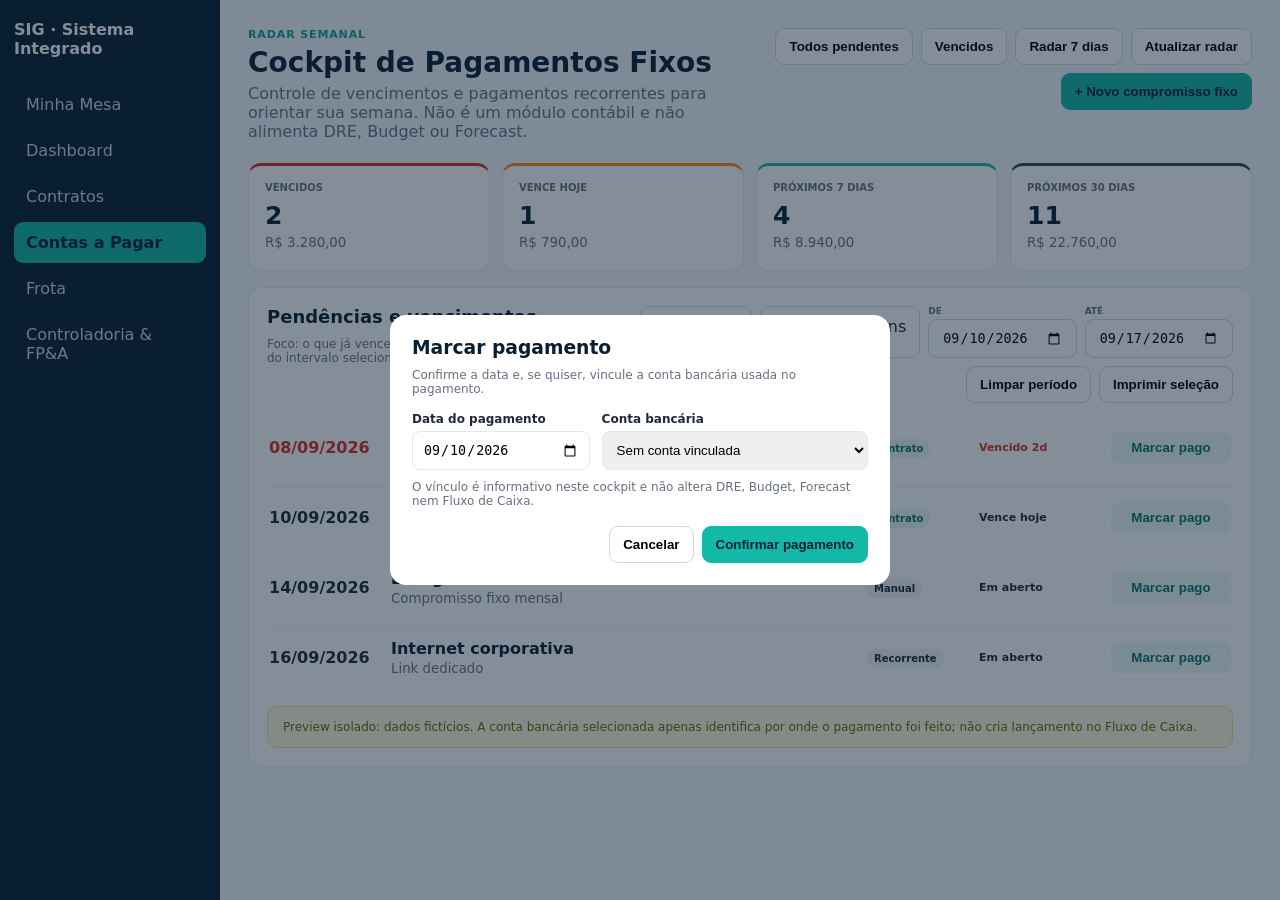
<file: preview/contas-pagar-cockpit-v2/index.html>
<!doctype html><html lang="pt-BR"><head><meta charset="utf-8"><meta name="viewport" content="width=device-width,initial-scale=1"><title>SIG · Cockpit de Pagamentos Fixos</title><style>:root{--az:#0b1f33;--tur:#14b8a6;--bg:#f4f7f9;--mut:#667085;--bd:#e4e7ec;--red:#d92d20;--org:#f79009}*{box-sizing:border-box}body{margin:0;font-family:Inter,system-ui,sans-serif;background:var(--bg);color:#1f2937}.shell{display:grid;grid-template-columns:220px 1fr;min-height:100vh}.side{background:var(--az);color:#cdd7e0;padding:20px 14px}.brand{color:#fff;font-weight:800;margin-bottom:26px}.menu{padding:11px 12px;border-radius:9px;margin:5px 0}.menu.on{background:var(--tur);color:var(--az);font-weight:800}.main{padding:28px}.head{display:flex;justify-content:space-between;gap:16px;align-items:flex-start}.ey{font-size:11px;letter-spacing:.08em;color:#0f9f95;font-weight:900}.head h1{margin:5px 0;color:var(--az);font-size:28px}.head p{margin:0;color:var(--mut);max-width:720px}.actions,.filters{display:flex;gap:8px;flex-wrap:wrap;justify-content:flex-end}.btn,.pill{border:1px solid #cfd8e1;background:white;border-radius:9px;padding:10px 13px}.btn{font-weight:750;cursor:pointer}.btn.primary{background:var(--tur);border-color:var(--tur);color:var(--az)}.kpis{display:grid;grid-template-columns:repeat(4,minmax(0,1fr));gap:12px;margin:22px 0 16px}.k{background:#fff;border:1px solid var(--bd);border-radius:13px;padding:16px;min-height:108px}.k.red{border-top:3px solid var(--red)}.k.org{border-top:3px solid var(--org)}.k.tur{border-top:3px solid var(--tur)}.k.az{border-top:3px solid #344054}.k span{display:block;font-size:10px;text-transform:uppercase;color:var(--mut);font-weight:850}.k strong{display:block;font-size:25px;color:var(--az);margin-top:8px}.k small{display:block;color:var(--mut);margin-top:5px}.card{background:#fff;border:1px solid var(--bd);border-radius:14px;padding:18px}.cardhead{display:flex;justify-content:space-between;gap:12px;align-items:flex-start;margin-bottom:14px}.cardhead h2{font-size:18px;margin:0;color:var(--az)}.periodo{display:grid;gap:3px}.periodo span{font-size:9px;text-transform:uppercase;font-weight:850;color:var(--mut)}.periodo input{min-width:145px}.list{display:grid;gap:8px}.row{display:grid;grid-template-columns:110px 1fr 100px 120px 120px;align-items:center;gap:12px;border-top:1px solid #eef1f4;padding:12px 2px}.row:first-child{border-top:0}.date{font-weight:850}.date.red{color:var(--red)}.name strong,.name small{display:block}.name strong{color:var(--az)}.name small{color:var(--mut);margin-top:3px}.tag{display:inline-block;padding:4px 7px;border-radius:999px;background:#eef3f5;font-size:10px;font-weight:800}.tag.c{background:#e8f6f4;color:#06736b}.status{font-size:11px;font-weight:850}.status.red{color:var(--red)}.link{border:0;background:#eef9f7;color:#06736b;border-radius:8px;padding:8px 10px;font-weight:800;cursor:pointer}.note{margin-top:10px;color:var(--mut);font-size:12px}.demo{margin-top:18px;padding:13px 15px;background:#fff8db;border:1px solid #f0df9a;border-radius:10px;color:#7a5d00;font-size:12px}.back{position:fixed;inset:0;background:rgba(11,31,51,.5);display:grid;place-items:center;padding:20px}.modal{width:min(500px,100%);background:white;border-radius:16px;padding:22px}.modal h3{margin:0;color:var(--az)}.grid{display:grid;grid-template-columns:1fr 1.5fr;gap:12px;margin-top:16px}.grid label{display:grid;gap:5px;font-size:12px;font-weight:750}.grid input,.grid select{padding:10px;border:1px solid var(--bd);border-radius:8px}.modal .actions{margin-top:18px}@media(max-width:1000px){.shell{grid-template-columns:1fr}.side{display:none}.kpis{grid-template-columns:repeat(2,1fr)}.row{grid-template-columns:90px 1fr 100px}.row>*:nth-child(3),.row>*:nth-child(4){display:none}}@media(max-width:620px){.head{display:block}.actions{justify-content:flex-start;margin-top:14px}.kpis{grid-template-columns:1fr}.grid{grid-template-columns:1fr}}</style></head><body><div class="shell"><aside class="side"><div class="brand">SIG · Sistema Integrado</div><div class="menu">Minha Mesa</div><div class="menu">Dashboard</div><div class="menu">Contratos</div><div class="menu on">Contas a Pagar</div><div class="menu">Frota</div><div class="menu">Controladoria & FP&A</div></aside><main class="main"><div class="head"><div><div class="ey">RADAR SEMANAL</div><h1>Cockpit de Pagamentos Fixos</h1><p>Controle de vencimentos e pagamentos recorrentes para orientar sua semana. Não é um módulo contábil e não alimenta DRE, Budget ou Forecast.</p></div><div class="actions"><button class="btn">Todos pendentes</button><button class="btn">Vencidos</button><button class="btn">Radar 7 dias</button><button class="btn">Atualizar radar</button><button class="btn primary" onclick="document.getElementById('form').hidden=false">+ Novo compromisso fixo</button></div></div><section class="kpis"><div class="k red"><span>Vencidos</span><strong>2</strong><small>R$ 3.280,00</small></div><div class="k org"><span>Vence hoje</span><strong>1</strong><small>R$ 790,00</small></div><div class="k tur"><span>Próximos 7 dias</span><strong>4</strong><small>R$ 8.940,00</small></div><div class="k az"><span>Próximos 30 dias</span><strong>11</strong><small>R$ 22.760,00</small></div></section><section id="form" class="card" hidden style="margin-bottom:16px"><div class="cardhead"><div><h2>Novo compromisso fixo</h2><div class="note">Cadastre um pagamento recorrente ou pontual que precisa entrar no seu radar semanal.</div></div><button class="btn" onclick="this.closest('.card').hidden=true">Fechar</button></div><div style="display:grid;grid-template-columns:repeat(3,minmax(0,1fr));gap:10px"><input class="pill" value="Empresa Teste"><input class="pill" placeholder="Fornecedor / compromisso"><input class="pill" placeholder="Descrição"><input class="pill" type="date" value="2026-09-15"><input class="pill" value="R$ 0,00"><input class="pill" placeholder="Responsável"></div><div class="note">☑ Pagamento fixo mensal · recorrência sugerida por 18 meses, ajustável.</div></section><section class="card"><div class="cardhead"><div><h2>Pendências e vencimentos</h2><div class="note">Foco: o que já venceu e o que precisa ser pago dentro do intervalo selecionado.</div></div><div class="filters"><span class="pill">Em aberto</span><span class="pill">Todas as origens</span><label class="periodo"><span>De</span><input class="pill" type="date" value="2026-09-10"></label><label class="periodo"><span>Até</span><input class="pill" type="date" value="2026-09-17"></label><button class="btn">Limpar período</button><button class="btn" onclick="window.print()">Imprimir seleção</button></div></div><div class="list"><div class="row"><div class="date red">08/09/2026</div><div class="name"><strong>Locação galpão</strong><small>Aluguel mensal · Unidade Serra</small></div><div><span class="tag c">Contrato</span></div><div class="status red">Vencido 2d</div><button class="link" onclick="document.getElementById('baixa').hidden=false">Marcar pago</button></div><div class="row"><div class="date">10/09/2026</div><div class="name"><strong>Software ERP</strong><small>Mensalidade sistema</small></div><div><span class="tag c">Contrato</span></div><div class="status">Vence hoje</div><button class="link" onclick="document.getElementById('baixa').hidden=false">Marcar pago</button></div><div class="row"><div class="date">14/09/2026</div><div class="name"><strong>Energia unidade fabril</strong><small>Compromisso fixo mensal</small></div><div><span class="tag">Manual</span></div><div class="status">Em aberto</div><button class="link" onclick="document.getElementById('baixa').hidden=false">Marcar pago</button></div><div class="row"><div class="date">16/09/2026</div><div class="name"><strong>Internet corporativa</strong><small>Link dedicado</small></div><div><span class="tag">Recorrente</span></div><div class="status">Em aberto</div><button class="link" onclick="document.getElementById('baixa').hidden=false">Marcar pago</button></div></div><div class="demo">Preview isolado: dados fictícios. A conta bancária selecionada apenas identifica por onde o pagamento foi feito; não cria lançamento no Fluxo de Caixa.</div></section></main></div><div id="baixa" class="back" hidden><div class="modal"><h3>Marcar pagamento</h3><p class="note">Confirme a data e, se quiser, vincule a conta bancária usada no pagamento.</p><div class="grid"><label>Data do pagamento<input type="date" value="2026-09-10"></label><label>Conta bancária<select><option>Sem conta vinculada</option><option>Conta Movimento · Banco do Brasil</option><option>Conta Operacional · Sicredi</option></select></label></div><div class="note">O vínculo é informativo neste cockpit e não altera DRE, Budget, Forecast nem Fluxo de Caixa.</div><div class="actions"><button class="btn" onclick="document.getElementById('baixa').hidden=true">Cancelar</button><button class="btn primary" onclick="document.getElementById('baixa').hidden=true">Confirmar pagamento</button></div></div></div></body></html>
</file>
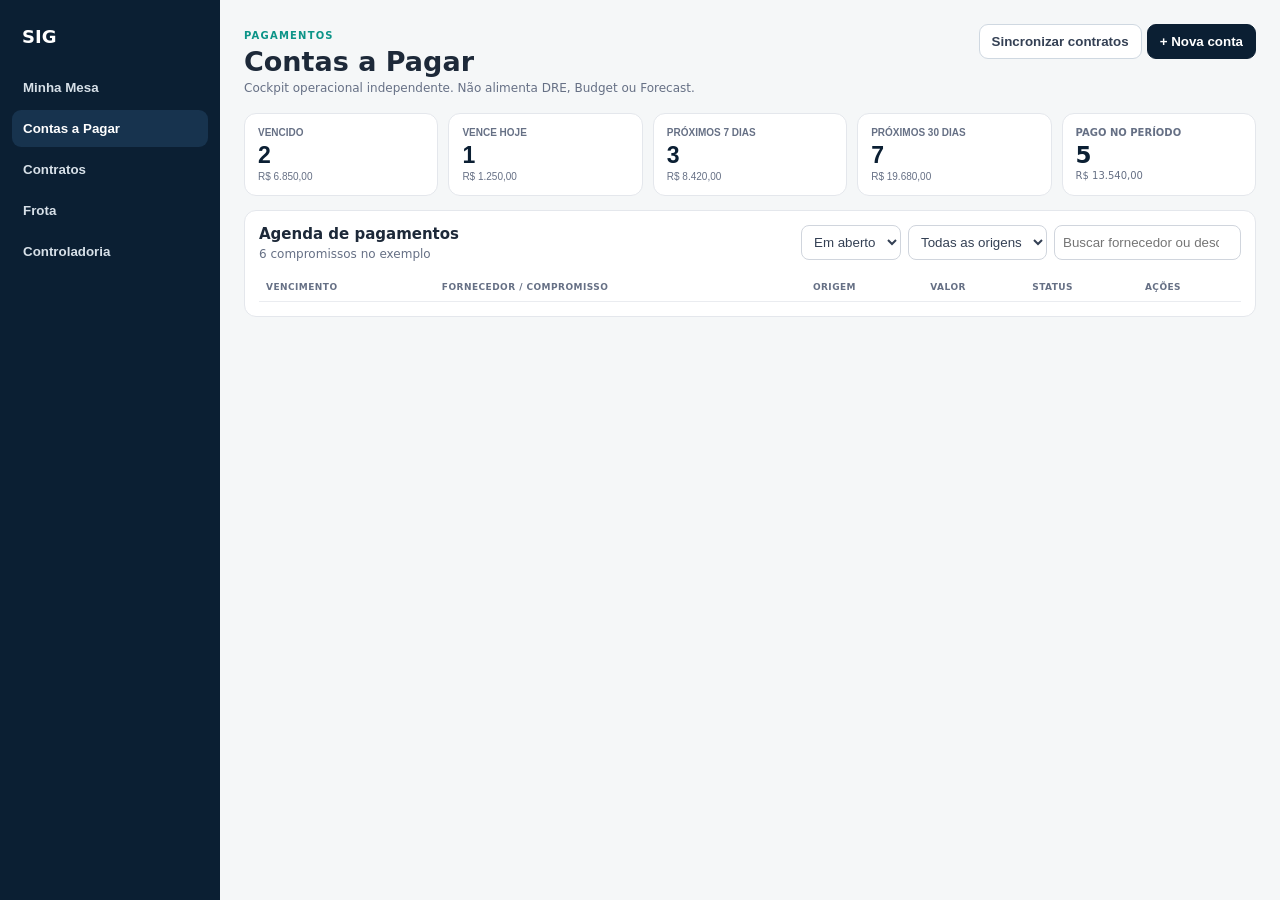
<file: preview/contas-pagar/index.html>
<!doctype html><html lang="pt-BR"><head><meta charset="utf-8"><meta name="viewport" content="width=device-width,initial-scale=1"><title>SIG · Preview Contas a Pagar</title><style>
*{box-sizing:border-box}body{margin:0;font-family:Inter,ui-sans-serif,system-ui,-apple-system,Segoe UI,sans-serif;background:#f5f7f8;color:#1d2939}.app{display:grid;grid-template-columns:220px 1fr;min-height:100vh}.side{background:#0b1f33;color:#fff;padding:18px 12px}.brand{font-size:18px;font-weight:900;padding:8px 10px 20px}.side button{width:100%;border:0;border-radius:9px;background:transparent;color:#d7e0e8;padding:11px;text-align:left;font-weight:700;cursor:pointer;margin:2px 0}.side button.on,.side button:hover{background:#17334e;color:#fff}.main{padding:24px;max-width:1500px;width:100%}.top{display:flex;justify-content:space-between;gap:15px;align-items:flex-start;margin-bottom:18px}.eyebrow{font-size:10px;font-weight:900;letter-spacing:.12em;color:#0c9488}.top h1{margin:3px 0 4px;font-size:27px}.muted{color:#667085;font-size:12px}.btn{border:1px solid #cfd8e1;border-radius:9px;padding:9px 12px;background:#fff;font-weight:800;color:#344054;cursor:pointer}.btn.primary{background:#0b1f33;color:#fff;border-color:#0b1f33}.btn.small{padding:6px 9px;font-size:11px}.grid{display:grid;grid-template-columns:repeat(5,minmax(0,1fr));gap:10px;margin-bottom:14px}.kpi{background:#fff;border:1px solid #e4e7ec;border-radius:12px;padding:13px;text-align:left}.kpi.click{cursor:pointer}.kpi.click:hover{border-color:#0c9488}.kpi span,.kpi strong,.kpi small{display:block}.kpi span{font-size:10px;color:#667085;text-transform:uppercase;font-weight:850}.kpi strong{font-size:23px;margin-top:4px;color:#0b1f33}.kpi small{font-size:10px;color:#667085;margin-top:2px}.card{background:#fff;border:1px solid #e4e7ec;border-radius:12px;padding:14px;margin-top:12px}.head{display:flex;justify-content:space-between;gap:12px;align-items:flex-start}.head h3{margin:0 0 4px;font-size:15px}.filters{display:flex;gap:7px;flex-wrap:wrap}.filters select,.filters input{border:1px solid #d0d5dd;border-radius:8px;padding:8px;background:#fff;color:#344054}.tablewrap{overflow:auto;margin-top:12px}table{border-collapse:collapse;width:100%;font-size:12px}th{text-align:left;color:#667085;font-size:9px;text-transform:uppercase;letter-spacing:.05em;border-bottom:1px solid #eaecf0;padding:9px 7px}td{padding:10px 7px;border-bottom:1px solid #f0f2f4;vertical-align:top}td strong,td small{display:block}td small{color:#667085;margin-top:2px}.money{font-weight:900}.tag{display:inline-flex;padding:3px 7px;border-radius:999px;font-size:9px;font-weight:850;background:#eef3f5;color:#475467}.tag.ctr{background:#e6f5f3;color:#06736b}.status{display:inline-flex;padding:3px 7px;border-radius:999px;font-size:9px;font-weight:850}.status.bad{background:#fee4e2;color:#b42318}.status.today{background:#fef0c7;color:#b54708}.status.open{background:#eef3f5;color:#475467}.status.paid{background:#dcfae6;color:#067647}.actions{display:flex;gap:5px}.hide{display:none!important}.deskcard{border-top:3px solid #0b1f33}.deskgrid{display:grid;grid-template-columns:repeat(3,1fr);gap:8px;margin:10px 0}.deskmini{border:1px solid #e4e7ec;border-radius:10px;padding:10px;background:#f8fafb}.deskmini strong{display:block;font-size:20px;color:#0b1f33}.item{display:grid;grid-template-columns:9px 1fr auto;gap:9px;align-items:center;border-top:1px solid #f0f2f4;padding:9px 2px}.dot{width:8px;height:8px;border-radius:50%;background:#f79009}.dot.red{background:#d92d20}.form{display:grid;grid-template-columns:repeat(3,1fr);gap:10px;margin-top:12px}.field label{display:block;font-size:10px;font-weight:800;color:#475467;margin-bottom:4px}.field input,.field select{width:100%;border:1px solid #d0d5dd;border-radius:8px;padding:9px}.span2{grid-column:span 2}.note{padding:9px 11px;border-radius:9px;background:#f8fafb;color:#667085;font-size:11px;margin-top:10px}.views>section{display:none}.views>section.on{display:block}@media(max-width:900px){.app{grid-template-columns:1fr}.side{display:flex;gap:5px;overflow:auto}.brand{padding:8px}.side button{width:auto;white-space:nowrap}.grid{grid-template-columns:repeat(2,1fr)}.form{grid-template-columns:1fr}.span2{grid-column:auto}}
</style></head><body><div class="app"><aside class="side"><div class="brand">SIG</div><button data-view="mesa">Minha Mesa</button><button data-view="ap" class="on">Contas a Pagar</button><button>Contratos</button><button>Frota</button><button>Controladoria</button></aside><main class="main views">
<section id="ap" class="on"><div class="top"><div><span class="eyebrow">PAGAMENTOS</span><h1>Contas a Pagar</h1><div class="muted">Cockpit operacional independente. Não alimenta DRE, Budget ou Forecast.</div></div><div><button class="btn" id="sync">Sincronizar contratos</button> <button class="btn primary" id="new">+ Nova conta</button></div></div>
<div class="grid"><button class="kpi click" data-filter="bad"><span>Vencido</span><strong>2</strong><small>R$ 6.850,00</small></button><button class="kpi click" data-filter="today"><span>Vence hoje</span><strong>1</strong><small>R$ 1.250,00</small></button><button class="kpi click" data-filter="7"><span>Próximos 7 dias</span><strong>3</strong><small>R$ 8.420,00</small></button><button class="kpi click" data-filter="30"><span>Próximos 30 dias</span><strong>7</strong><small>R$ 19.680,00</small></button><div class="kpi"><span>Pago no período</span><strong>5</strong><small>R$ 13.540,00</small></div></div>
<div class="card hide" id="form"><div class="head"><div><h3>Nova conta</h3><div class="muted">Cadastro manual; recorrência mensal é opcional.</div></div><button class="btn small" id="close">Fechar</button></div><div class="form"><div class="field"><label>Empresa</label><select><option>Fábrica ES</option></select></div><div class="field"><label>Fornecedor</label><input value=""></div><div class="field"><label>Documento</label><input></div><div class="field span2"><label>Descrição</label><input></div><div class="field"><label>Categoria</label><input></div><div class="field"><label>Vencimento</label><input type="date" value="2026-09-15"></div><div class="field"><label>Valor</label><input type="number" value="1500"></div><div class="field"><label>Responsável</label><input value="Financeiro"></div></div><div class="note"><label><input type="checkbox"> Repetir mensalmente</label> — gera parcelas independentes no cockpit, sem criar lançamento contábil ou orçamento.</div></div>
<div class="card"><div class="head"><div><h3>Agenda de pagamentos</h3><div class="muted" id="count">6 compromissos no exemplo</div></div><div class="filters"><select id="status"><option value="all">Em aberto</option><option value="paid">Pagos</option></select><select><option>Todas as origens</option><option>Manual</option><option>Contrato</option></select><input type="search" placeholder="Buscar fornecedor ou descrição"></div></div><div class="tablewrap"><table><thead><tr><th>Vencimento</th><th>Fornecedor / compromisso</th><th>Origem</th><th>Valor</th><th>Status</th><th>Ações</th></tr></thead><tbody id="rows"></tbody></table></div></div></section>
<section id="mesa"><div class="top"><div><span class="eyebrow">EXECUÇÃO</span><h1>Minha Mesa</h1><div class="muted">Prioridades e prazos que precisam de atenção agora.</div></div></div><div class="grid"><div class="kpi"><span>Precisam de atenção</span><strong>7</strong><small>exceções automáticas</small></div><div class="kpi"><span>Minhas ações abertas</span><strong>4</strong><small>atribuídas a você</small></div><div class="kpi"><span>Ações vencidas</span><strong>1</strong><small>prazo ultrapassado</small></div><div class="kpi"><span>Exceções críticas</span><strong>2</strong><small>prioridade máxima</small></div></div><div class="card deskcard"><div class="head"><div><h3>Contas a Pagar</h3><div class="muted">Vencidos e próximos vencimentos do cockpit operacional.</div></div><button class="btn small" data-go-ap>Abrir cockpit</button></div><div class="deskgrid"><div class="deskmini"><span class="muted">Vencidos</span><strong>2</strong><small>R$ 6.850,00</small></div><div class="deskmini"><span class="muted">Hoje</span><strong>1</strong><small>R$ 1.250,00</small></div><div class="deskmini"><span class="muted">Próx. 7 dias</span><strong>3</strong><small>R$ 8.420,00</small></div></div><div class="item"><i class="dot red"></i><div><strong>Aluguel Galpão · aluguel mensal</strong><small class="muted">08/09/2026 · Contrato</small></div><b>R$ 5.500,00</b></div><div class="item"><i class="dot"></i><div><strong>ERP Industrial · licença mensal</strong><small class="muted">10/09/2026 · Contrato</small></div><b>R$ 1.250,00</b></div><div class="item"><i class="dot"></i><div><strong>Energia Unidade 01 · fatura mensal</strong><small class="muted">14/09/2026 · Contas a Pagar</small></div><b>R$ 3.900,00</b></div></div></section>
</main></div><script>
const sample=[
{date:'08/09/2026',name:'Aluguel Galpão',desc:'Aluguel mensal da unidade',origin:'Contrato',value:'R$ 5.500,00',status:'Vencido',cls:'bad'},
{date:'09/09/2026',name:'Internet Fibra',desc:'Link dedicado',origin:'Manual',value:'R$ 1.350,00',status:'Vencido',cls:'bad'},
{date:'10/09/2026',name:'ERP Industrial',desc:'Licença mensal',origin:'Contrato',value:'R$ 1.250,00',status:'Vence hoje',cls:'today'},
{date:'12/09/2026',name:'Limpeza Técnica',desc:'Prestação mensal',origin:'Contrato',value:'R$ 2.900,00',status:'Em aberto',cls:'open'},
{date:'14/09/2026',name:'Energia Unidade 01',desc:'Fatura mensal',origin:'Manual',value:'R$ 3.900,00',status:'Em aberto',cls:'open'},
{date:'17/09/2026',name:'Segurança Patrimonial',desc:'Mensalidade',origin:'Contrato',value:'R$ 1.620,00',status:'Em aberto',cls:'open'}];
function render(){rows.innerHTML=sample.map((x,i)=>`<tr data-cls="${x.cls}"><td>${x.date}</td><td><strong>${x.name}</strong><small>${x.desc}</small></td><td><span class="tag ${x.origin==='Contrato'?'ctr':''}">${x.origin}</span></td><td class="money">${x.value}</td><td><span class="status ${x.cls}">${x.status}</span></td><td><div class="actions"><button class="btn small" data-pay="${i}">Baixar</button>${x.origin==='Manual'?'<button class="btn small">Editar</button>':''}</div></td></tr>`).join('');document.querySelectorAll('[data-pay]').forEach(b=>b.onclick=()=>{const x=sample[+b.dataset.pay];x.status='Pago';x.cls='paid';render()})}render();
document.querySelectorAll('[data-view]').forEach(b=>b.onclick=()=>{document.querySelectorAll('[data-view]').forEach(x=>x.classList.toggle('on',x===b));document.querySelectorAll('.views>section').forEach(s=>s.classList.toggle('on',s.id===b.dataset.view))});document.querySelector('[data-go-ap]').onclick=()=>document.querySelector('[data-view="ap"]').click();new.onclick=()=>form.classList.remove('hide');close.onclick=()=>form.classList.add('hide');sync.onclick=()=>{sync.textContent='Contratos sincronizados ✓';setTimeout(()=>sync.textContent='Sincronizar contratos',1400)};document.querySelectorAll('[data-filter]').forEach(b=>b.onclick=()=>{const f=b.dataset.filter;document.querySelectorAll('#rows tr').forEach(tr=>tr.classList.toggle('hide',f==='bad'?tr.dataset.cls!=='bad':f==='today'?tr.dataset.cls!=='today':false))});
</script></body></html>
</file>
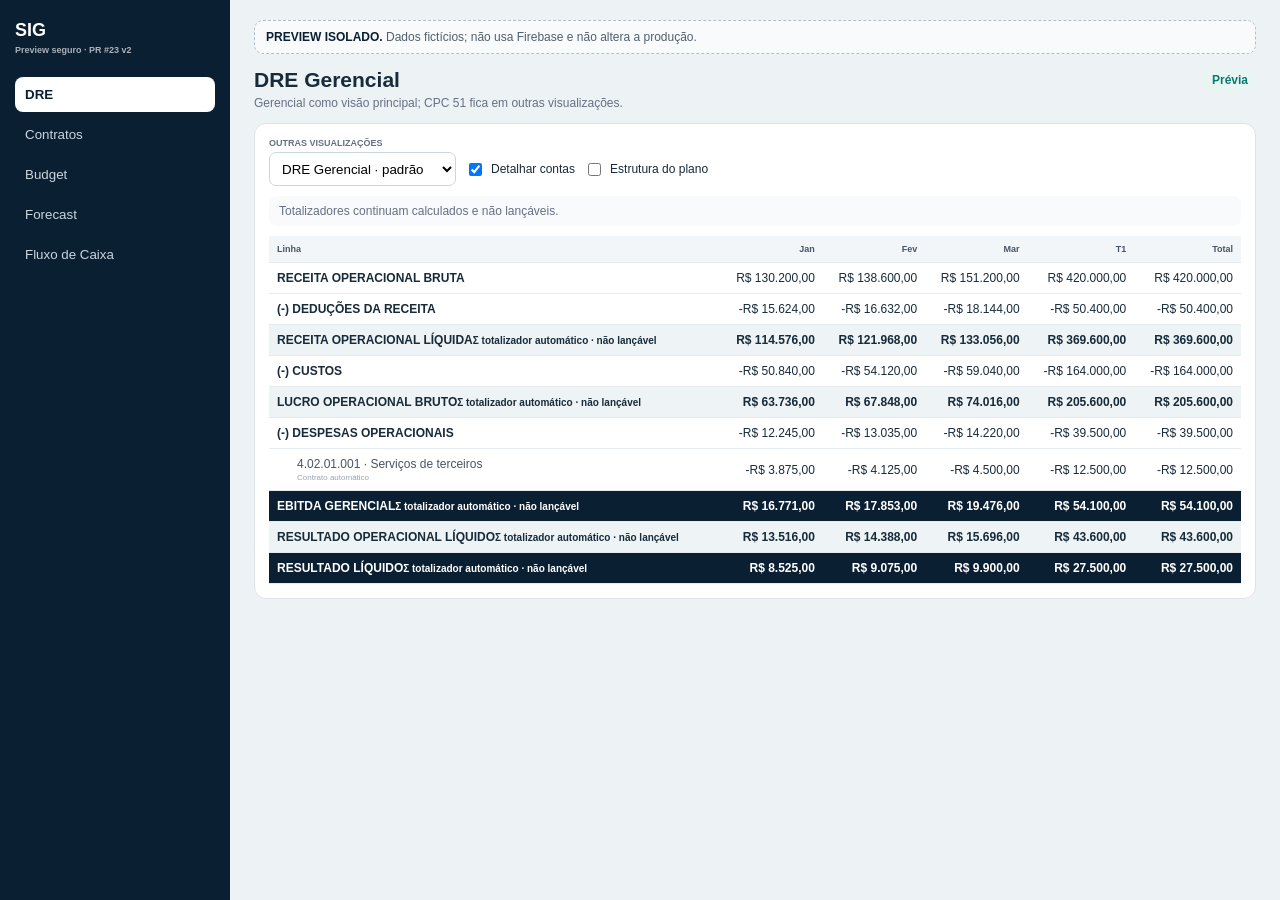
<file: preview/pr23-v2/index.html>
<!doctype html><html lang="pt-BR"><head><meta charset="utf-8"><meta name="viewport" content="width=device-width,initial-scale=1"><title>Preview PR #23 v2 · SIG</title><style>
:root{--navy:#0b1f33;--ink:#172b3a;--muted:#667085;--line:#dce4e9;--soft:#f5f8fa;--ok:#087a6f}*{box-sizing:border-box}body{margin:0;font-family:Inter,Segoe UI,Arial,sans-serif;background:#edf2f5;color:var(--ink);font-size:12px}.shell{display:grid;grid-template-columns:230px 1fr;min-height:100vh}.side{background:var(--navy);color:#fff;padding:20px 15px}.brand{font-weight:900;font-size:18px;margin-bottom:22px}.brand small{display:block;font-size:9px;opacity:.65;margin-top:4px}.nav{display:grid;gap:5px}.nav button{border:0;background:transparent;color:#c9d6df;text-align:left;padding:10px;border-radius:8px;cursor:pointer}.nav button.on{background:#fff;color:var(--navy);font-weight:800}.main{padding:20px 24px}.banner{border:1px dashed #afbec8;border-radius:9px;padding:9px 11px;background:#f8fafb;color:#52606d;margin-bottom:14px}.banner strong{color:var(--navy)}.top{display:flex;justify-content:space-between;align-items:flex-start;margin-bottom:13px}.top h1{font-size:21px;margin:0}.top p{margin:4px 0 0;color:var(--muted)}.pill{background:#e8f5f2;color:var(--ok);font-weight:800;border-radius:999px;padding:5px 8px}.card{background:white;border:1px solid var(--line);border-radius:12px;padding:14px;margin-bottom:13px}.toolbar{display:flex;gap:9px;align-items:end;flex-wrap:wrap}.field{display:grid;gap:4px}.field label{font-size:9px;color:var(--muted);font-weight:800}.field select,.field input{height:34px;border:1px solid #cbd6dd;border-radius:7px;padding:0 8px;background:white}.check{display:flex;align-items:center;gap:6px;height:34px}.btn{height:34px;border:1px solid #bcc9d1;border-radius:7px;background:white;padding:0 11px;font-weight:750;cursor:pointer}.btn.primary{background:var(--navy);color:white;border-color:var(--navy)}.note{background:#f8fafb;color:var(--muted);padding:8px 10px;border-radius:8px;margin:10px 0}.hidden{display:none!important}.table{overflow:auto;margin-top:10px}table{width:100%;border-collapse:collapse;min-width:820px}th,td{padding:8px;border-bottom:1px solid #e5eaee;text-align:right}th:first-child,td:first-child{text-align:left;min-width:280px}th{font-size:9px;color:#475467;background:#f3f6f8}.comp td:first-child{font-weight:800}.acc td:first-child{padding-left:28px;color:#475467}.acc small{display:block;color:#98a2b3;font-size:8px;margin-top:2px}.total td{background:#eef3f5;font-weight:900}.hero td{background:var(--navy);color:white;font-weight:900}.tree{padding:10px 12px;border:1px solid var(--line);border-radius:8px;background:#fbfcfd;margin-top:10px;line-height:1.8}.kpis{display:grid;grid-template-columns:repeat(4,minmax(130px,1fr));gap:8px;margin:10px 0}.kpi{border:1px solid var(--line);border-radius:9px;padding:10px}.kpi span{display:block;color:var(--muted);font-size:9px}.kpi strong{font-size:15px;display:block;margin-top:4px}.auto{font-size:8px;border-radius:999px;background:#eef4ff;color:#3448a8;padding:2px 6px}.oktxt{color:var(--ok);font-weight:800}.grid{display:grid;grid-template-columns:repeat(3,1fr);gap:9px}.span{grid-column:1/-1}@media(max-width:850px){.shell{grid-template-columns:1fr}.side{padding:12px}.nav{grid-template-columns:repeat(2,1fr)}.main{padding:14px}.grid{grid-template-columns:1fr}.kpis{grid-template-columns:1fr 1fr}}
</style></head><body><div class="shell"><aside class="side"><div class="brand">SIG<small>Preview seguro · PR #23 v2</small></div><div class="nav"><button class="on" data-page="dre">DRE</button><button data-page="contratos">Contratos</button><button data-page="budget">Budget</button><button data-page="forecast">Forecast</button><button data-page="caixa">Fluxo de Caixa</button></div></aside><main class="main"><div class="banner"><strong>PREVIEW ISOLADO.</strong> Dados fictícios; não usa Firebase e não altera a produção.</div>
<section id="dre"><div class="top"><div><h1>DRE Gerencial</h1><p>Gerencial como visão principal; CPC 51 fica em outras visualizações.</p></div><span class="pill">Prévia</span></div><div class="card"><div class="toolbar"><div class="field"><label>OUTRAS VISUALIZAÇÕES</label><select id="visDre"><option value="ger">DRE Gerencial · padrão</option><option value="cpc">DRE Societária · CPC 51</option></select></div><label class="check"><input id="det" type="checkbox" checked> Detalhar contas</label><label class="check"><input id="estr" type="checkbox"> Estrutura do plano</label></div><div class="note">Totalizadores continuam calculados e não lançáveis.</div><div class="table"><table><thead><tr><th>Linha</th><th>Jan</th><th>Fev</th><th>Mar</th><th>T1</th><th>Total</th></tr></thead><tbody id="dreBody"></tbody></table></div><div id="tree" class="tree hidden"><strong>Estrutura do plano</strong><br>4 · Despesas<br>&nbsp;&nbsp;4.02 · Despesas Operacionais<br>&nbsp;&nbsp;&nbsp;&nbsp;4.02.01 · Serviços de terceiros<br>&nbsp;&nbsp;&nbsp;&nbsp;&nbsp;&nbsp;4.02.01.001 · Contratos recorrentes</div></div></section>
<section id="contratos" class="hidden"><div class="top"><div><h1>Contratos</h1><p>Drivers automáticos para planejamento e caixa.</p></div><span id="ctrStatus" class="pill">Integrado</span></div><div class="card"><div class="grid"><div class="field"><label>CONTRATO</label><input value="CTR-014 · Serviço de manutenção" disabled></div><div class="field"><label>VALOR MENSAL</label><input id="valor" type="number" value="12500"></div><div class="field"><label>CONTA GERENCIAL</label><select id="conta"><option>4.02.01.001 · Serviços de terceiros</option></select></div><div class="field"><label>CENTRO DE CUSTO</label><select id="cc"><option value="fab">01 · Fábrica</option></select></div><div class="field"><label>DIA DE PAGAMENTO</label><input id="dia" type="number" value="10"></div><div class="field"><label>REAJUSTE PROJETADO</label><input type="number" value="0"></div><label class="check"><input id="plan" type="checkbox" checked> Usar no planejamento</label><label class="check"><input id="cash" type="checkbox" checked> Provisionar no caixa</label><div class="span"><button id="save" class="btn primary">Salvar contrato e sincronizar drivers</button> <span id="saved" class="oktxt"></span></div></div><div class="note">Ao salvar: Budget e Forecast recebem uma sublinha <strong>Contrato automático</strong>; o Fluxo de Caixa recebe provisões mensais no dia configurado.</div></div></section>
<section id="budget" class="hidden"><div class="top"><div><h1>Budget 2026</h1><p>Contrato refletido automaticamente na conta e nos totalizadores.</p></div><span class="pill">Driver ativo</span></div><div class="card"><div class="table"><table><thead><tr><th>Conta / memória</th><th>Jan</th><th>Fev</th><th>Mar</th><th>T1</th><th>Total anual</th></tr></thead><tbody id="budgetBody"></tbody></table></div></div></section>
<section id="forecast" class="hidden"><div class="top"><div><h1>Forecast 2026</h1><p>Meses fechados usam realizado; meses futuros mantêm o contrato como driver.</p></div><span class="pill">Driver ativo</span></div><div class="card"><div class="table"><table><thead><tr><th>Conta / memória</th><th>Jul</th><th>Ago</th><th>Set</th><th>Out</th><th>Nov</th><th>Dez</th></tr></thead><tbody id="forecastBody"></tbody></table></div></div></section>
<section id="caixa" class="hidden"><div class="top"><div><h1>Fluxo de Caixa</h1><p>Provisões futuras originadas diretamente do contrato.</p></div><span class="pill">D+90</span></div><div class="kpis"><div class="kpi"><span>Provisões contratuais</span><strong id="qtdProv">4</strong></div><div class="kpi"><span>Próximo vencimento</span><strong>10/09/2026</strong></div><div class="kpi"><span>Valor mensal</span><strong id="kValor">R$ 12.500,00</strong></div><div class="kpi"><span>Origem</span><strong>Contratos</strong></div></div><div class="card"><div class="table"><table><thead><tr><th>Data</th><th>Descrição</th><th>Status</th><th>Centro</th><th>Saída</th></tr></thead><tbody id="cashBody"></tbody></table></div></div></section>
</main></div><script>
const br=v=>Number(v).toLocaleString('pt-BR',{style:'currency',currency:'BRL'});let valor=12500,plan=true,cash=true;const vals=v=>[v*.31,v*.33,v*.36,v,v].map(br);const ger=()=>[['RECEITA OPERACIONAL BRUTA',420000,'comp'],['(-) DEDUÇÕES DA RECEITA',-50400,'comp'],['RECEITA OPERACIONAL LÍQUIDA',369600,'total'],['(-) CUSTOS',-164000,'comp'],['LUCRO OPERACIONAL BRUTO',205600,'total'],['(-) DESPESAS OPERACIONAIS',-(27000+(plan?valor:0)),'comp',[['4.02.01.001 · Serviços de terceiros',-(plan?valor:0),'Contrato automático']]],['EBITDA GERENCIAL',66600-(plan?valor:0),'hero'],['RESULTADO OPERACIONAL LÍQUIDO',56100-(plan?valor:0),'total'],['RESULTADO LÍQUIDO',40000-(plan?valor:0),'hero']];const cpc=()=>[['CATEGORIA OPERACIONAL',56100-(plan?valor:0),'comp'],['LUCRO / PREJUÍZO OPERACIONAL',56100-(plan?valor:0),'hero'],['CATEGORIA INVESTIMENTO',2800,'comp'],['ANTES DE FINANCIAMENTO E TRIBUTOS',58900-(plan?valor:0),'hero'],['CATEGORIA FINANCIAMENTO',-6300,'comp'],['TRIBUTOS SOBRE O LUCRO',-12600,'comp'],['RESULTADO LÍQUIDO',40000-(plan?valor:0),'hero']];
function drawDre(){const rows=document.getElementById('visDre').value==='cpc'?cpc():ger(),detail=document.getElementById('det').checked;let h='';for(const [n,v,c,ch] of rows){h+=`<tr class="${c}"><td>${n}${['hero','total'].includes(c)?'<small>Σ totalizador automático · não lançável</small>':''}</td>${vals(v).map(x=>`<td>${x}</td>`).join('')}</tr>`;if(detail&&ch)for(const [cn,cv,tag] of ch)h+=`<tr class="acc"><td>${cn}<small>${tag}</small></td>${vals(cv).map(x=>`<td>${x}</td>`).join('')}</tr>`}document.getElementById('dreBody').innerHTML=h;document.getElementById('tree').classList.toggle('hidden',!document.getElementById('estr').checked)}
function drawPlan(){const v=plan?valor:0,b=document.getElementById('budgetBody'),f=document.getElementById('forecastBody');b.innerHTML=`<tr class="comp"><td>4.02.01.001 · Serviços de terceiros</td><td>${br(v)}</td><td>${br(v)}</td><td>${br(v)}</td><td>${br(v*3)}</td><td>${br(v*12)}</td></tr><tr class="acc"><td>Contrato · CTR-014 · Serviço de manutenção <span class="auto">Contrato automático</span></td><td>${br(v)}</td><td>${br(v)}</td><td>${br(v)}</td><td>${br(v*3)}</td><td>${br(v*12)}</td></tr><tr class="hero"><td>EBITDA GERENCIAL</td><td colspan="5">recalculado com o contrato</td></tr>`;f.innerHTML=`<tr class="comp"><td>4.02.01.001 · Serviços de terceiros</td><td>${br(11800)}</td><td>${br(12100)}</td><td>${br(v)}</td><td>${br(v)}</td><td>${br(v)}</td><td>${br(v)}</td></tr><tr class="acc"><td>Contrato · CTR-014 · Serviço de manutenção <span class="auto">Contrato automático</span></td><td>Realizado</td><td>Realizado</td><td>${br(v)}</td><td>${br(v)}</td><td>${br(v)}</td><td>${br(v)}</td></tr>`}
function drawCash(){const body=document.getElementById('cashBody');if(!cash){body.innerHTML='<tr><td colspan="5">Provisionamento contratual desativado.</td></tr>';document.getElementById('qtdProv').textContent='0';return}const datas=['10/09/2026','10/10/2026','10/11/2026','10/12/2026'];body.innerHTML=datas.map(d=>`<tr><td>${d}</td><td>Contrato · CTR-014 · Serviço de manutenção</td><td>Provisão</td><td>01 · Fábrica</td><td>${br(valor)}</td></tr>`).join('');document.getElementById('qtdProv').textContent=datas.length;document.getElementById('kValor').textContent=br(valor)}
function draw(){drawDre();drawPlan();drawCash()}
document.querySelectorAll('[data-page]').forEach(b=>b.onclick=()=>{document.querySelectorAll('[data-page]').forEach(x=>x.classList.toggle('on',x===b));['dre','contratos','budget','forecast','caixa'].forEach(id=>document.getElementById(id).classList.toggle('hidden',id!==b.dataset.page))});['visDre','det','estr'].forEach(id=>document.getElementById(id).onchange=drawDre);document.getElementById('save').onclick=()=>{valor=Number(document.getElementById('valor').value||0);plan=document.getElementById('plan').checked;cash=document.getElementById('cash').checked;draw();document.getElementById('saved').textContent='Sincronizado no preview ✓';setTimeout(()=>document.getElementById('saved').textContent='',1800)};draw();
</script></body></html>
</file>
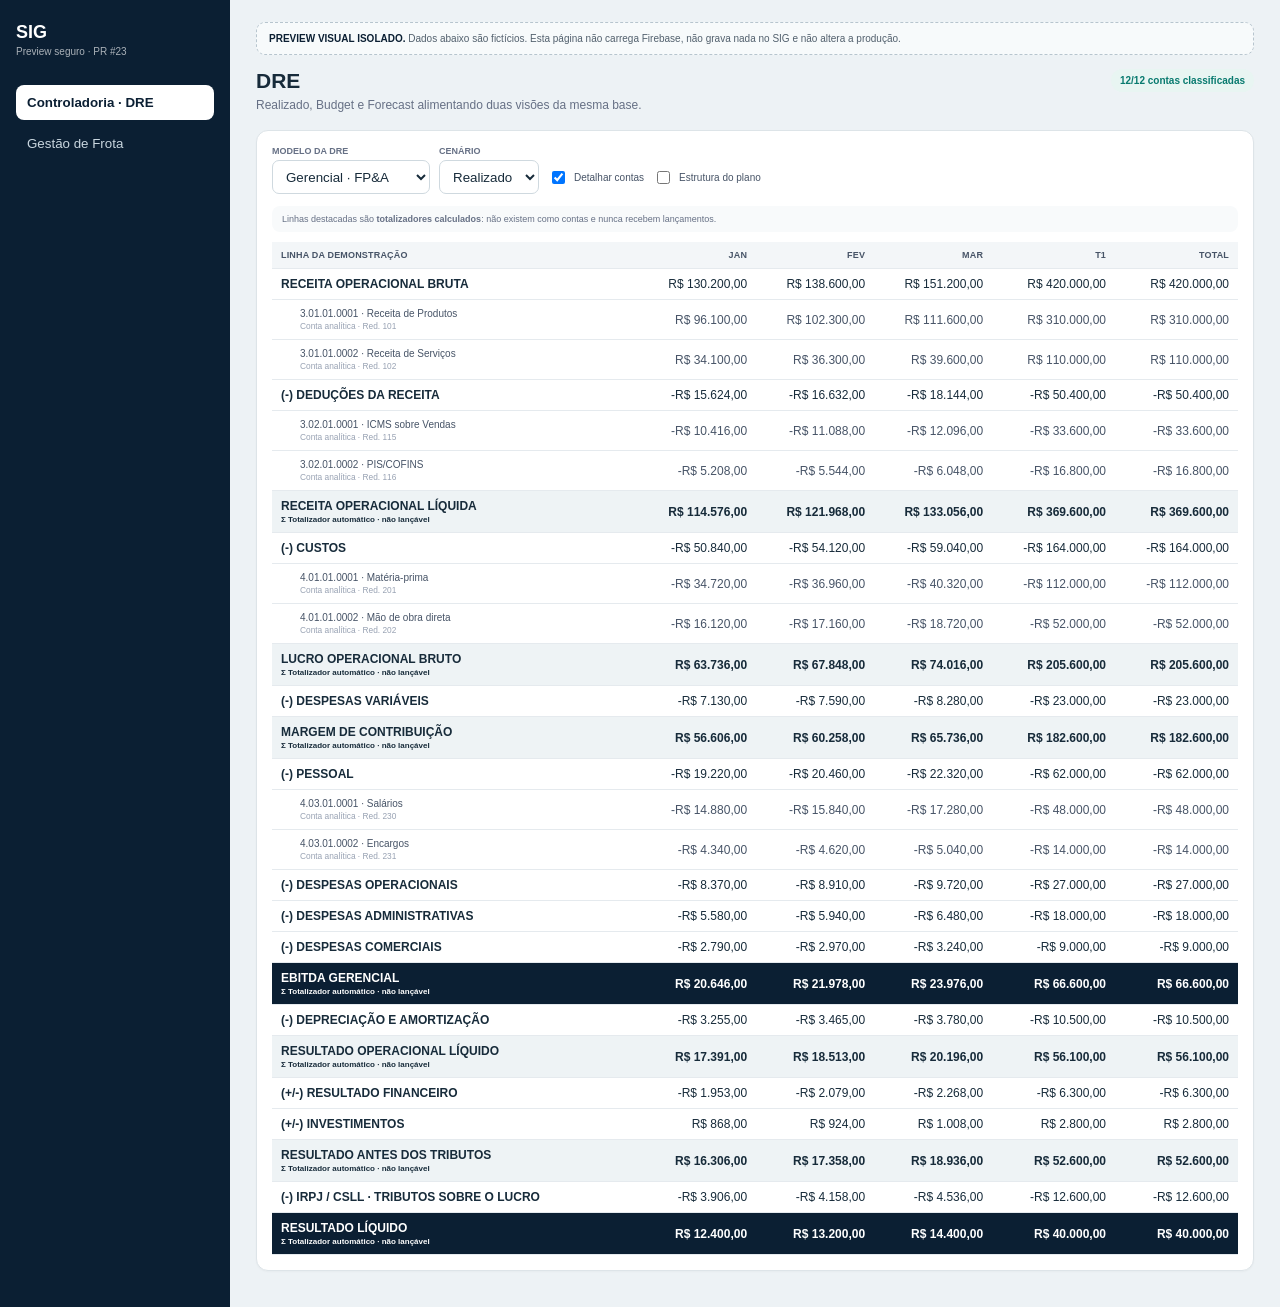
<file: preview/pr23/index.html>
<!doctype html>
<html lang="pt-BR">
<head>
<meta charset="utf-8">
<meta name="viewport" content="width=device-width,initial-scale=1">
<title>Preview PR #23 · SIG</title>
<style>
:root{--navy:#0b1f33;--ink:#172b3a;--muted:#667085;--line:#dde4e8;--soft:#f5f8fa;--green:#087a6f;--amber:#9a6700;--red:#b42318}*{box-sizing:border-box}body{margin:0;font-family:Inter,Segoe UI,Arial,sans-serif;background:#edf2f5;color:var(--ink);font-size:12px}.shell{display:grid;grid-template-columns:230px 1fr;min-height:100vh}.side{background:var(--navy);color:white;padding:22px 16px}.brand{font-weight:900;font-size:18px;margin-bottom:28px}.brand small{display:block;font-weight:500;opacity:.65;font-size:10px;margin-top:3px}.nav{display:grid;gap:6px}.nav button{border:0;background:transparent;color:#c9d6df;text-align:left;padding:10px 11px;border-radius:8px;cursor:pointer}.nav button.on{background:#fff;color:var(--navy);font-weight:800}.main{padding:22px 26px}.top{display:flex;justify-content:space-between;align-items:flex-start;margin-bottom:18px}.top h1{font-size:21px;margin:0}.top p{color:var(--muted);margin:5px 0 0}.pill{padding:6px 9px;border-radius:999px;background:#e8f5f2;color:var(--green);font-weight:800;font-size:10px}.card{background:#fff;border:1px solid var(--line);border-radius:12px;padding:15px;margin-bottom:14px;box-shadow:0 1px 2px #00000008}.toolbar{display:flex;gap:9px;align-items:end;flex-wrap:wrap;margin-bottom:12px}.field{display:grid;gap:4px}.field label{font-size:9px;color:var(--muted);font-weight:700}.field select,.field input{height:34px;border:1px solid #cfd9df;border-radius:7px;padding:0 9px;background:#fff;color:var(--ink)}.check{display:flex;gap:6px;align-items:center;height:34px;color:#475467;font-size:10px}.note{background:#f8fafb;border-radius:8px;padding:8px 10px;color:var(--muted);font-size:9px;margin-bottom:10px}.table-wrap{overflow:auto}table{width:100%;border-collapse:collapse;min-width:880px}th,td{padding:8px 9px;border-bottom:1px solid #e5eaee;text-align:right;font-variant-numeric:tabular-nums}th:first-child,td:first-child{text-align:left;min-width:300px}th{background:#f3f6f8;color:#475467;font-size:9px;text-transform:uppercase;letter-spacing:.02em}.component td:first-child{font-weight:800}.account td{background:#fff;color:#475467}.account td:first-child{padding-left:28px;font-size:10px}.account small{display:block;color:#98a2b3;margin-top:2px}.total td{background:#eef3f5;font-weight:900}.hero td{background:var(--navy)!important;color:#fff;font-weight:900}.hidden{display:none!important}.kpis{display:grid;grid-template-columns:repeat(5,minmax(130px,1fr));gap:9px;margin:12px 0}.kpi{border:1px solid var(--line);border-radius:9px;padding:10px;background:white}.kpi span{font-size:9px;color:var(--muted);display:block}.kpi strong{font-size:16px;display:block;margin:4px 0}.kpi small{font-size:8px;color:#98a2b3}.status{display:inline-block;padding:3px 7px;border-radius:999px;font-size:9px;font-weight:800}.ok{background:#e8f5f2;color:var(--green)}.pend{background:#fff5d9;color:var(--amber)}.cancel{background:#feeceb;color:var(--red)}.btn{height:34px;border:1px solid #bfcbd3;border-radius:7px;background:white;padding:0 11px;cursor:pointer;font-weight:700;color:var(--ink)}.btn.primary{background:var(--navy);color:white;border-color:var(--navy)}.headrow{display:flex;justify-content:space-between;gap:12px;align-items:flex-start}.headrow h2{margin:0;font-size:15px}.headrow p{margin:4px 0 0;color:var(--muted);font-size:10px}.banner{border:1px dashed #b7c5ce;background:#f7fafb;padding:10px 12px;border-radius:9px;margin-bottom:14px;color:#52606d;font-size:10px}.banner strong{color:var(--navy)}@media(max-width:850px){.shell{grid-template-columns:1fr}.side{padding:14px}.nav{grid-template-columns:1fr 1fr}.main{padding:16px}.kpis{grid-template-columns:1fr 1fr}.top{display:block}.pill{display:inline-block;margin-top:10px}}
</style>
</head>
<body>
<div class="shell">
<aside class="side"><div class="brand">SIG<small>Preview seguro · PR #23</small></div><div class="nav"><button id="navDre" class="on">Controladoria · DRE</button><button id="navFrota">Gestão de Frota</button></div></aside>
<main class="main">
<div class="banner"><strong>PREVIEW VISUAL ISOLADO.</strong> Dados abaixo são fictícios. Esta página não carrega Firebase, não grava nada no SIG e não altera a produção.</div>
<section id="dre">
<div class="top"><div><h1>DRE</h1><p>Realizado, Budget e Forecast alimentando duas visões da mesma base.</p></div><span class="pill">12/12 contas classificadas</span></div>
<div class="card"><div class="toolbar"><div class="field"><label>MODELO DA DRE</label><select id="modelo"><option value="ger">Gerencial · FP&A</option><option value="cpc">Societária · CPC 51</option></select></div><div class="field"><label>CENÁRIO</label><select><option>Realizado</option><option>Budget</option><option>Forecast</option></select></div><label class="check"><input id="detalhar" type="checkbox" checked> Detalhar contas</label><label class="check"><input type="checkbox"> Estrutura do plano</label></div><div class="note">Linhas destacadas são <strong>totalizadores calculados</strong>: não existem como contas e nunca recebem lançamentos.</div><div class="table-wrap"><table><thead><tr><th>Linha da demonstração</th><th>Jan</th><th>Fev</th><th>Mar</th><th>T1</th><th>Total</th></tr></thead><tbody id="dreBody"></tbody></table></div></div>
</section>
<section id="frota" class="hidden">
<div class="top"><div><h1>Gestão de Frota</h1><p>Nova aba: Relatório / Histórico.</p></div><span class="pill">Somente leitura</span></div>
<div class="card"><div class="headrow"><div><h2>Histórico do veículo no período</h2><p>Manutenções, multas, IPVA, licenciamento, seguro, recall e demais obrigações.</p></div></div><div class="toolbar" style="margin-top:12px"><div class="field"><label>VEÍCULO</label><select id="fv"><option value="todos">Todos os veículos</option><option value="abc">ABC1D23 · Fiat Strada</option><option value="xyz">XYZ9A87 · VW Saveiro</option></select></div><div class="field"><label>EVENTO</label><select id="ft"><option value="todos">Todos os eventos</option><option value="manut">Manutenção</option><option value="multa">Multa / Infração</option><option value="ipva">IPVA</option></select></div><div class="field"><label>DE</label><input type="date" value="2026-01-01"></div><div class="field"><label>ATÉ</label><input type="date" value="2026-12-31"></div><label class="check"><input id="cancelados" type="checkbox"> Incluir estornados/cancelados</label></div><div class="toolbar"><button class="btn primary">Atualizar relatório</button><button class="btn">Exportar CSV</button><button class="btn">Imprimir / PDF</button></div><div class="kpis"><div class="kpi"><span>Eventos no período</span><strong id="kEventos">5</strong><small>conforme filtros</small></div><div class="kpi"><span>Manutenções</span><strong id="kManut">2</strong><small>R$ 3.380,00 realizado</small></div><div class="kpi"><span>Obrigações</span><strong id="kObrig">3</strong><small>R$ 2.760,00 pagas</small></div><div class="kpi"><span>Multas / pontos</span><strong id="kMulta">1 / 4</strong><small>infrações registradas</small></div><div class="kpi"><span>Custo realizado</span><strong id="kCusto">R$ 6.140,00</strong><small>manutenção + obrigações</small></div></div><div class="table-wrap"><table><thead><tr><th>Data</th><th>Evento</th><th>Veículo</th><th>Descrição / referência</th><th>Status</th><th>KM / pontos</th><th>Responsável / oficina</th><th>Valor</th></tr></thead><tbody id="fleetBody"></tbody></table></div></div>
</section>
</main></div>
<script>
const br=n=>n.toLocaleString('pt-BR',{style:'currency',currency:'BRL'});const detail=()=>document.getElementById('detalhar').checked;
const ger=[
['RECEITA OPERACIONAL BRUTA',420000,'component',[['3.01.01.0001 · Receita de Produtos',310000,'Red. 101'],['3.01.01.0002 · Receita de Serviços',110000,'Red. 102']]],
['(-) DEDUÇÕES DA RECEITA',-50400,'component',[['3.02.01.0001 · ICMS sobre Vendas',-33600,'Red. 115'],['3.02.01.0002 · PIS/COFINS',-16800,'Red. 116']]],
['RECEITA OPERACIONAL LÍQUIDA',369600,'total'],['(-) CUSTOS',-164000,'component',[['4.01.01.0001 · Matéria-prima',-112000,'Red. 201'],['4.01.01.0002 · Mão de obra direta',-52000,'Red. 202']]],['LUCRO OPERACIONAL BRUTO',205600,'total'],['(-) DESPESAS VARIÁVEIS',-23000,'component'],['MARGEM DE CONTRIBUIÇÃO',182600,'total'],['(-) PESSOAL',-62000,'component',[['4.03.01.0001 · Salários',-48000,'Red. 230'],['4.03.01.0002 · Encargos',-14000,'Red. 231']]],['(-) DESPESAS OPERACIONAIS',-27000,'component'],['(-) DESPESAS ADMINISTRATIVAS',-18000,'component'],['(-) DESPESAS COMERCIAIS',-9000,'component'],['EBITDA GERENCIAL',66600,'hero'],['(-) DEPRECIAÇÃO E AMORTIZAÇÃO',-10500,'component'],['RESULTADO OPERACIONAL LÍQUIDO',56100,'total'],['(+/-) RESULTADO FINANCEIRO',-6300,'component'],['(+/-) INVESTIMENTOS',2800,'component'],['RESULTADO ANTES DOS TRIBUTOS',52600,'total'],['(-) IRPJ / CSLL · TRIBUTOS SOBRE O LUCRO',-12600,'component'],['RESULTADO LÍQUIDO',40000,'hero']];
const cpc=[['RECEITAS E DESPESAS · CATEGORIA OPERACIONAL',56100,'component',[['3.01.01.0001 · Receita de Produtos',310000,'Red. 101'],['4.01.01.0001 · Matéria-prima',-112000,'Red. 201'],['4.03.01.0001 · Salários',-48000,'Red. 230']]],['LUCRO / PREJUÍZO OPERACIONAL',56100,'hero'],['RECEITAS E DESPESAS · CATEGORIA INVESTIMENTO',2800,'component'],['LUCRO / PREJUÍZO ANTES DE FINANCIAMENTO E TRIBUTOS SOBRE O LUCRO',58900,'hero'],['RECEITAS E DESPESAS · CATEGORIA FINANCIAMENTO',-6300,'component'],['RESULTADO ANTES DOS TRIBUTOS SOBRE O LUCRO',52600,'total'],['TRIBUTOS SOBRE O LUCRO',-12600,'component'],['RESULTADO DE OPERAÇÕES CONTINUADAS',40000,'total'],['OPERAÇÕES DESCONTINUADAS',0,'component'],['RESULTADO LÍQUIDO',40000,'hero']];
function vals(v){return [v*.31,v*.33,v*.36,v,v].map(br)}function drawDre(){const rows=document.getElementById('modelo').value==='cpc'?cpc:ger;let h='';for(const [name,val,cls,children] of rows){const vs=vals(val);h+=`<tr class="${cls==='hero'?'hero':cls==='total'?'total':'component'}"><td>${name}${cls==='hero'||cls==='total'?'<small style="display:block;font-size:8px;margin-top:2px">Σ Totalizador automático · não lançável</small>':''}</td>${vs.map(x=>`<td>${x}</td>`).join('')}</tr>`;if(detail()&&children)for(const [n,v,r] of children){const cv=vals(v);h+=`<tr class="account"><td>${n}<small>Conta analítica · ${r}</small></td>${cv.map(x=>`<td>${x}</td>`).join('')}</tr>`}}document.getElementById('dreBody').innerHTML=h}
const ev=[
{v:'abc',t:'manut',d:'18/08/2026',e:'Manutenção',ve:'ABC1D23 · Fiat Strada',desc:'Revisão 60.000 km · Oficina Central',st:'Concluída',sc:'ok',km:'60.240 km',resp:'Oficina Central',val:2180},
{v:'abc',t:'multa',d:'03/07/2026',e:'Multa / Infração',ve:'ABC1D23 · Fiat Strada',desc:'Excesso de velocidade · Auto ES-98421',st:'Pago',sc:'ok',km:'4 pontos',resp:'Condutor A',val:293.47},
{v:'abc',t:'ipva',d:'12/04/2026',e:'IPVA',ve:'ABC1D23 · Fiat Strada',desc:'IPVA 2026 · cota única',st:'Pago',sc:'ok',km:'—',resp:'—',val:1740},
{v:'xyz',t:'manut',d:'24/03/2026',e:'Manutenção',ve:'XYZ9A87 · VW Saveiro',desc:'Troca de pneus dianteiros',st:'Concluída',sc:'ok',km:'41.080 km',resp:'Pneus Vitória',val:1200},
{v:'xyz',t:'ipva',d:'18/02/2026',e:'Licenciamento',ve:'XYZ9A87 · VW Saveiro',desc:'Licenciamento 2026',st:'Pago',sc:'ok',km:'—',resp:'—',val:726.53},
{v:'abc',t:'multa',d:'15/01/2026',e:'Multa / Infração',ve:'ABC1D23 · Fiat Strada',desc:'Registro cancelado após recurso',st:'Cancelado',sc:'cancel',km:'0 pontos',resp:'Condutor A',val:130.16,c:true}];
function drawFleet(){const fv=document.getElementById('fv').value,ft=document.getElementById('ft').value,inc=document.getElementById('cancelados').checked;const a=ev.filter(x=>(fv==='todos'||x.v===fv)&&(ft==='todos'||x.t===ft)&&(inc||!x.c));document.getElementById('fleetBody').innerHTML=a.map(x=>`<tr class="${x.c?'account':''}"><td>${x.d}</td><td>${x.e}</td><td>${x.ve}</td><td>${x.desc}</td><td><span class="status ${x.sc}">${x.st}</span></td><td>${x.km}</td><td>${x.resp}</td><td>${br(x.val)}</td></tr>`).join('')||'<tr><td colspan="8" style="text-align:center;color:#667085;padding:25px">Nenhum evento para os filtros.</td></tr>';document.getElementById('kEventos').textContent=a.length;document.getElementById('kManut').textContent=a.filter(x=>x.t==='manut'&&!x.c).length;const ob=a.filter(x=>x.t!=='manut'&&!x.c);document.getElementById('kObrig').textContent=ob.length;const mu=a.filter(x=>x.t==='multa'&&!x.c);document.getElementById('kMulta').textContent=`${mu.length} / ${mu.reduce((s,x)=>s+(x.km.includes('4')?4:0),0)}`;document.getElementById('kCusto').textContent=br(a.filter(x=>!x.c).reduce((s,x)=>s+x.val,0))}
document.getElementById('modelo').onchange=drawDre;document.getElementById('detalhar').onchange=drawDre;['fv','ft','cancelados'].forEach(id=>document.getElementById(id).onchange=drawFleet);document.getElementById('navDre').onclick=()=>{document.getElementById('dre').classList.remove('hidden');document.getElementById('frota').classList.add('hidden');navDre.classList.add('on');navFrota.classList.remove('on')};document.getElementById('navFrota').onclick=()=>{document.getElementById('frota').classList.remove('hidden');document.getElementById('dre').classList.add('hidden');navFrota.classList.add('on');navDre.classList.remove('on')};drawDre();drawFleet();
</script>
</body></html>
</file>
